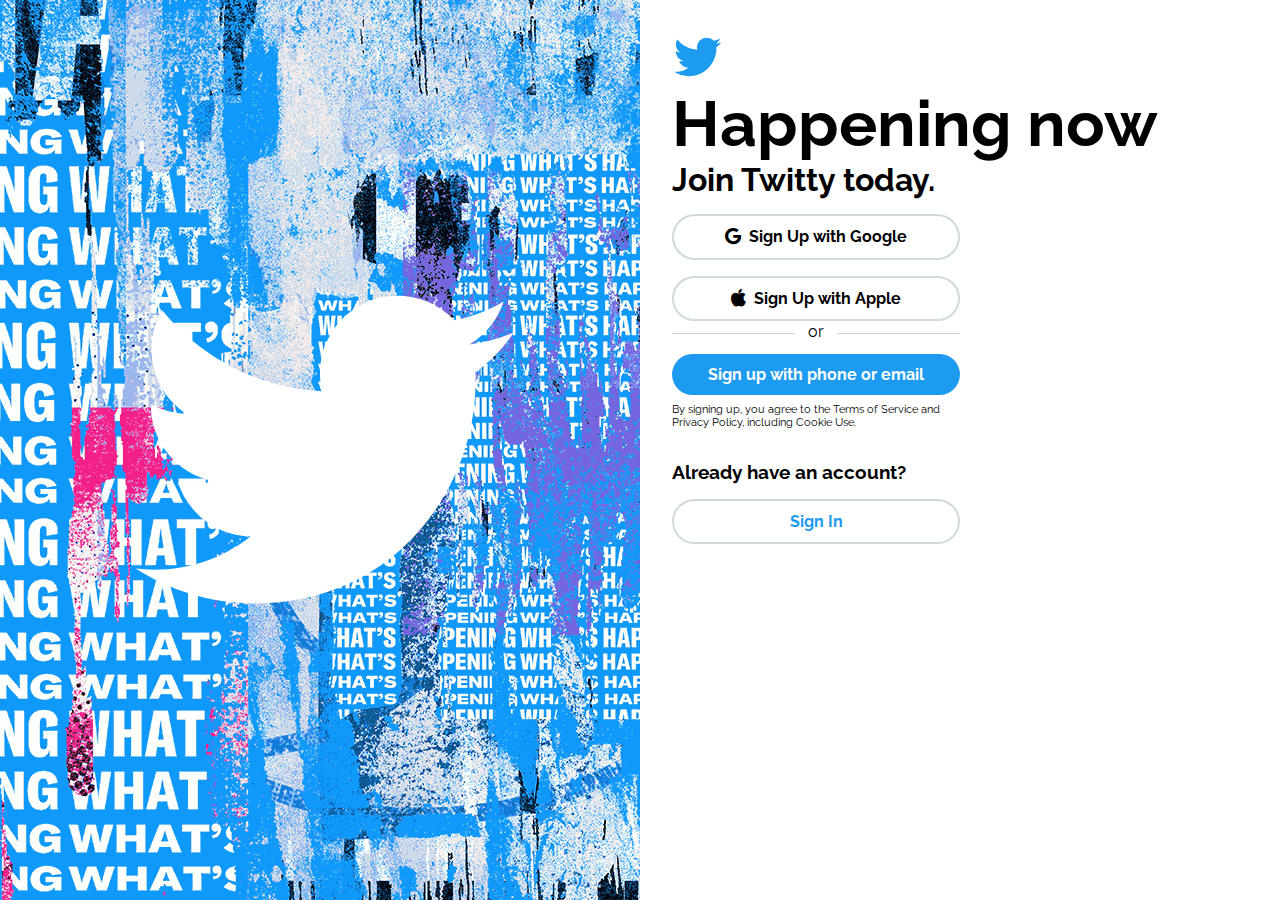
<file: index.html>
<!DOCTYPE html>
<html lang="en">
  <head>
    <meta charset="UTF-8" />
    <meta http-equiv="X-UA-Compatible" content="IE=edge" />
    <meta name="viewport" content="width=device-width, initial-scale=1.0" />
    <link rel="stylesheet" href="/css/app.css" />
    <link rel="stylesheet" href="/css/login/index.css" />
    <link
      rel="stylesheet"
      href="https://cdnjs.cloudflare.com/ajax/libs/font-awesome/4.7.0/css/font-awesome.min.css"
    />
    <link
      rel="shortcut icon"
      href="/img/icons/favicon.ico"
      type="image/x-icon"
    />
    <title>Twitty</title>
  </head>
  <body>
    <main>
      <div class="left__content">
        <div class="twitter__icon">
          <svg
            viewBox="0 0 24 24"
            aria-hidden="true"
            class="r-jwli3a r-4qtqp9 r-yyyyoo r-labphf r-1777fci r-dnmrzs r-494qqr r-bnwqim r-1plcrui r-lrvibr"
          >
            <g>
              <path
                d="M23.643 4.937c-.835.37-1.732.62-2.675.733.962-.576 1.7-1.49 2.048-2.578-.9.534-1.897.922-2.958 1.13-.85-.904-2.06-1.47-3.4-1.47-2.572 0-4.658 2.086-4.658 4.66 0 .364.042.718.12 1.06-3.873-.195-7.304-2.05-9.602-4.868-.4.69-.63 1.49-.63 2.342 0 1.616.823 3.043 2.072 3.878-.764-.025-1.482-.234-2.11-.583v.06c0 2.257 1.605 4.14 3.737 4.568-.392.106-.803.162-1.227.162-.3 0-.593-.028-.877-.082.593 1.85 2.313 3.198 4.352 3.234-1.595 1.25-3.604 1.995-5.786 1.995-.376 0-.747-.022-1.112-.065 2.062 1.323 4.51 2.093 7.14 2.093 8.57 0 13.255-7.098 13.255-13.254 0-.2-.005-.402-.014-.602.91-.658 1.7-1.477 2.323-2.41z"
              ></path>
            </g>
          </svg>
        </div>
      </div>
      <div class="right__content">
        <svg
          viewBox="0 0 24 24"
          aria-hidden="true"
          class="r-jwli3a r-4qtqp9 r-yyyyoo r-labphf r-1777fci r-dnmrzs r-494qqr r-bnwqim r-1plcrui r-lrvibr"
        >
          <g>
            <path
              d="M23.643 4.937c-.835.37-1.732.62-2.675.733.962-.576 1.7-1.49 2.048-2.578-.9.534-1.897.922-2.958 1.13-.85-.904-2.06-1.47-3.4-1.47-2.572 0-4.658 2.086-4.658 4.66 0 .364.042.718.12 1.06-3.873-.195-7.304-2.05-9.602-4.868-.4.69-.63 1.49-.63 2.342 0 1.616.823 3.043 2.072 3.878-.764-.025-1.482-.234-2.11-.583v.06c0 2.257 1.605 4.14 3.737 4.568-.392.106-.803.162-1.227.162-.3 0-.593-.028-.877-.082.593 1.85 2.313 3.198 4.352 3.234-1.595 1.25-3.604 1.995-5.786 1.995-.376 0-.747-.022-1.112-.065 2.062 1.323 4.51 2.093 7.14 2.093 8.57 0 13.255-7.098 13.255-13.254 0-.2-.005-.402-.014-.602.91-.658 1.7-1.477 2.323-2.41z"
            ></path>
          </g>
        </svg>

        <h1>Happening now</h1>
        <h2>Join Twitty today.</h2>
        <div class="sign__up__buttons">
          <div>
            <button class="btn half">
              <em class="fa fa-google"></em>
              <span>Sign Up with Google</span>
            </button>
          </div>
          <div>
            <button class="btn half">
              <em class="fa fa-apple"></em>
              <span>Sign Up with Apple</span>
            </button>
          </div>
        </div>

        <div class="separator">
          <span>or</span>
        </div>

        <div class="sign__up__with">
          <button class="btn half">Sign up with phone or email</button>
          <p>
            <small
              >By signing up, you agree to the Terms of Service and Privacy
              Policy, including Cookie Use.
            </small>
          </p>
        </div>

        <div class="sign__in">
          <h3>Already have an account?</h3>
          <button class="btn half">Sign In</button>
        </div>
      </div>
    </main>
  </body>
</html>
</file>
<file: css/app.css>
@import 'button.css';
@import 'global.css';
</file>
<file: css/login/index.css>
@import 'page.css';
@import 'left.css';
@import 'right.css';
</file>
